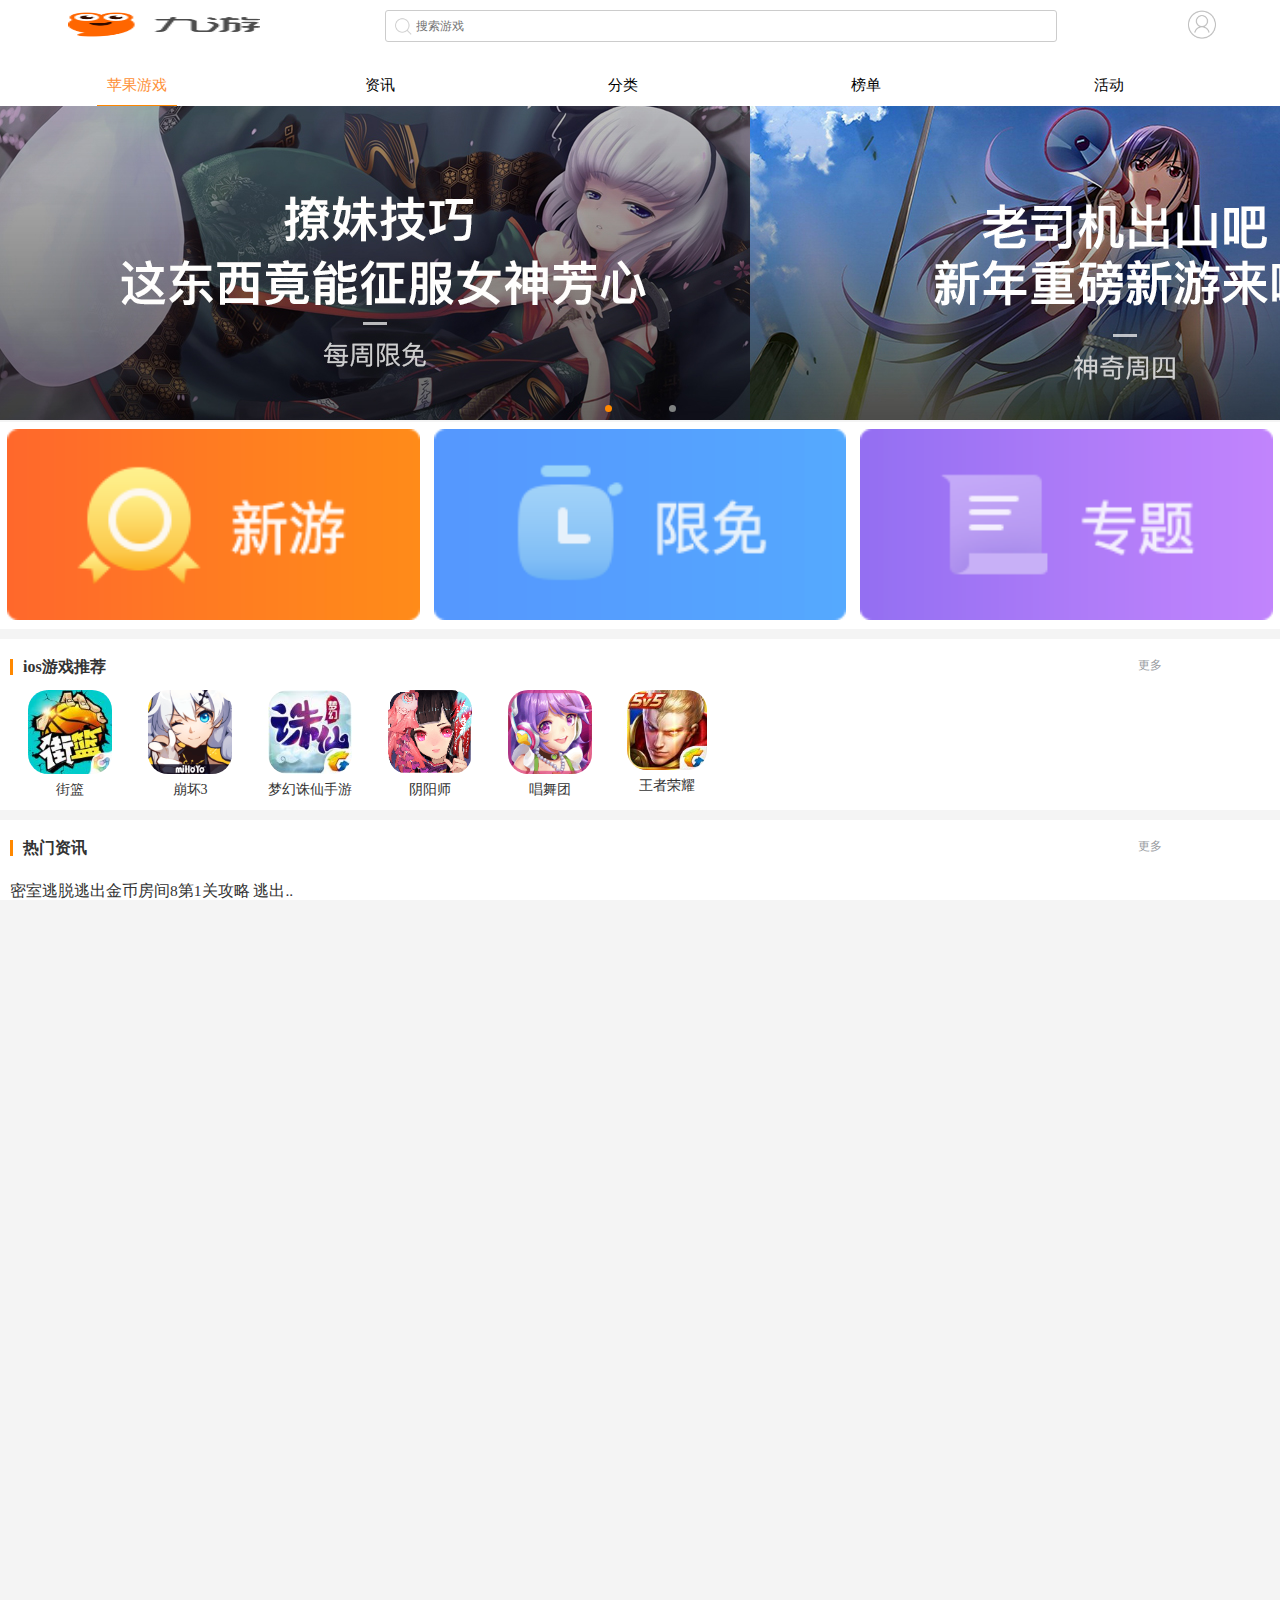
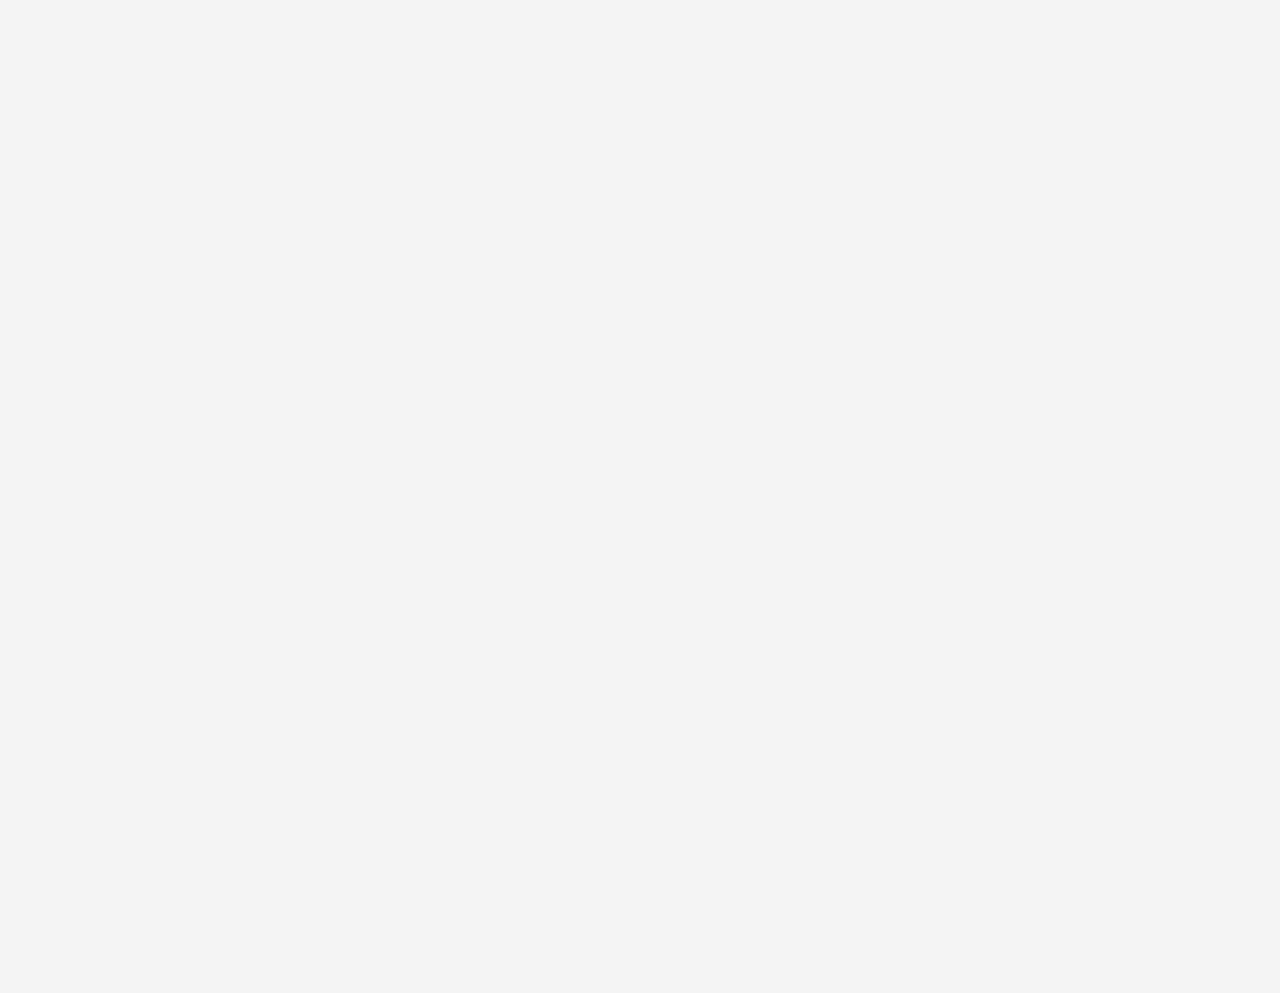
<file: index.html>
<!DOCTYPE html>
<html>
	<head>
		<meta charset="UTF-8">
		<title></title>
		<link rel="stylesheet" href="css/yi.css" />
		<script type="text/javascript" src="js/jquery-2.1.4.min.js" ></script>
		<script type="text/javascript" src="js/zepto.min.js" ></script>
		<script type="text/javascript" src="js/swiper.min.js" ></script>
		<meta name="viewport" content="width=device-width,initial-scale=1,minimum-scale=1,maximum-scale=1,user-scalable=no" />
	</head>
	<style>

			.swiper-container{
				width: 100%;
				height: 120px;
			}
			.swiper-wrapper{
				width: 200%;
				height: 180px;
			}
			.swiper-slide{
				width: 100%;
				height: 100%;
				display: flex;
				/*flex-direction: column;*/
			}
			.two{
				width: 250%;
				height: 180px;
			}
		</style>
	<body>
		<header>
			<img src='img/ios_logo.png'>
			<input type='text' class="input" placeholder="搜索游戏">
			<p></p>
		</header>
		<nav>
			<ul>
				<li class="on"><a href="home.html">苹果游戏</a></li>
				<li><a href="zixun.html">资讯</a></li>
				<li><a href="sort.html">分类</a></li>
				<li><a href="List.html">榜单</a></li>
				<li><a href="event.html">活动</a></li>
			</ul>
		</nav>
		<div class="view">
		<div class="slide" id='slide'>
			<ul class="slideinner" id='slideinner'>
				<li><img src="img/16187232.jpg" ></li>
      			<li><img src="img/15903017.jpg" ></li>
      			<li><img src="img/16187232.jpg" ></li>
			</ul>
      	<p class="dd">
      		<span class="active"></span>
      		<span></span>
      	</p>
   	 	</div>
   	 	<div class="classify">
   	 		<ul>
   	 			<li><img src='img/xinzeng.png'></li>
   	 			<li><img src='img/xianmian.png'></li>
   	 			<li><img src='img/zhuanti.png'></li>
   	 		</ul>
   	 	</div>
   	 	<div class="tuijian">
   	 		<div class="title">
   	 		<span>ios游戏推荐</span>
   	 		<span>更多</span>
   	 		</div>
   	 		<div class="swiper-container">
   	 			<div class="swiper-wrapper">
   	 				<div class="swiper-slide">
   	 				<div><img src='img/14708935_.jpg'><p>街篮</p></div>
   	 				<div><img src='img/14394280_.jpg'><p>崩坏3</p></div>
   	 				<div><img src='img/13807566_.jpg'><p>梦幻诛仙手游</p></div>
   	 				<div><img src='img/13794964_.png'><p>阴阳师</p></div>
   	 				<div><img src='img/14375566_.jpg'><p>唱舞团</p></div>
   	 				<div><img src='img/13249281_.jpg'><p>王者荣耀</p></div></div>
   	 			</div>
   	 		</div>
   	 	</div>
   	 	<div class="hot">
   	 		<div class="title">
   	 		<span>热门资讯</span>
   	 		<span>更多</span>
   	 		</div>
   	 		<div class="list">
   	 			<ul>
   	 				<li>密室逃脱逃出金币房间8第1关攻略  逃出..</li>
   	 				<li>问道手游毒伤技能效果怎么强化  更强的...</li>
   	 				<li>问道手游宠物掠阵功能  如何在能够使用掠...</li>
   	 				<li>问道手游法宝灵气补充心得  灵气补充技...</li>
   	 				<li>问道手游闪烁字体使用心得 卞梁天边闪...</li>
   	 			</ul>
   	 		</div>
   	 	</div>
   	 	<div class="subject">
   	 		<img class="hea" src='img/14578622.jpg'>
   	 		<ul>
   	 			<li><img src='img/14084794.png'></li>
   	 			<li><img src='img/14084795.png'></li>
   	 		</ul>
   	 	</div>
   	 	<div class="box1">
   	 			<div class="title">
   	 		<span>最新ios网游</span>
   	 		</div>
   	 		<div class="swiper-container">
   	 			<div class="swiper-wrapper two">
   	 				<div class="swiper-slide">
   	 				<div><img src='img/17180392_.jpg'><p>逃脱使命</p></div>
   	 				<div><img src='img/17180208_.jpg'><p>还珠格格</p></div>
   	 				<div><img src='img/17179999_.jpg'><p>像素扣篮</p></div>
   	 				<div><img src='img/17160012_.png'><p>魂斗罗：归来</p></div>
   	 				<div><img src='img/17086499_.jpg'><p>SUP 多人赛车</p></div>
   	 				<div><img src='img/16253843_.jpg'><p>奇度不懈的追求</p></div>
   	 				<div><img src='img/17123805_.jpg'><p>史前埃及</p></div>
   	 				<div><img src='img/17033235_.jpg'><p>上墙</p></div>
   	 				</div>
   	 			</div>
   	 		</div>
   	 		</div>
   	 		<div class="box1">
   	 				<div class="title">
   	 		<span>最新ios单机</span>
   	 		</div>
   	 			<div class="swiper-container">
   	 			<div class="swiper-wrapper two">
   	 				<div class="swiper-slide">
   	 				<div><img src='img/17180917_.jpg'><p>Ever Rolling</p></div>
   	 				<div><img src='img/17180697_.jpg'><p>MinesweepeOL</p></div>
   	 				<div><img src='img/17180637_.jpg'><p>Haunted House...</p></div>
   	 				<div><img src='img/17180576_.jpg'><p>Heavy Weapon</p></div>
   	 				<div><img src='img/17180554_.jpg'><p>跑酷传奇</p></div>
   	 				<div><img src='img/17180538_.jpg'><p>超级汉堡时代</p></div>
   	 				<div><img src='img/17180514_.jpg'><p>开心超人超时空飞车</p></div>
   	 				<div><img src='img/17180492_.jpg'><p>火线指令</p></div>
   	 				</div>
   	 			</div>
   	 		</div>
   	 		</div>
   	 		<div class="link">
   	 			<h4>友情链接</h4>
   	 			<div class="cont">
   	 			<p>九游论坛|6399游戏网|好玩的手游|</p>
   	 			<p>175114游戏|手机游戏下载|找游戏手游网|</p>
   	 			<p>好玩的手机游戏|手机网游下载|花火网|</p>
   	 			<p>西西下载|侠游戏网|安玩游戏下载 </p>
   	 			</div>
   	 			<p class="angle"></p>
   	 		</div>
   	 		
</div>
<footer>
	<p>下载客户端（<span>领福利看攻略</span>）|九游安卓频道</p>
	<p>粤ICP备09210879号-20 粤网文[2013]0245-095号</p>
	
</footer>
	</body>
	<script>
	;(function($){
					var index=0;
					var lunn=$('#slide');
					var len=$('#slideinner>li').length;
					var ull=$('#slideinner');
					var spp=$('.dd>span');
				    var timer=setInterval(function(){
				    	lunz();
				    },2000)
				    lunn.swipeLeft(function(){
				    	clearInterval(timer);
				    	lunz();
				    	setTimeout(function(){
				    		clearInterval(timer)
				    		timer=setInterval(function(){
				    			lunz();
				    			lun(index);
				    		},2000)
				    	},3000)
				    }).swipeRight(function(){
				    	clearInterval(timer);
				    	if(index<=0){
				    		index=l=en-1;
				    		var mar=index*-100+'%';
				    		ull.css({'margin-left':mar});
				    	}
				    	index--;
				    	lun(index);
				    	setTimeout(function(){
				    		clearInterval(timer)
				    		timer=setInterval(function(){
				    			lunz();
				    			lun(index);
				    		},2000)
				    	},3000)
				    })
				    function lunz(){
				    	if(index>=len-1){
				    		index=0;
				    		var mar=index*-100+'%';
				    		ull.css({'margin-left':mar});
				    	}
				    	index++;
				    	lun(index)
				    }
				    function lun(index){
				    	var mar=index*-100+'%';
				    	ull.animate({'marginLeft':mar},500);
				    	spp.eq(index).addClass('on').siblings().removeClass('on');
				    	if(index==len-1){
				    		spp.eq(0).addClass('on').siblings().removeClass('on')
				    		}
				    }
				})(Zepto)
var myswiper = new Swiper('.swiper-container',{
				slidesPerView:0,
				spaceBetween:0,
			})

		</script>
</html>
</file>
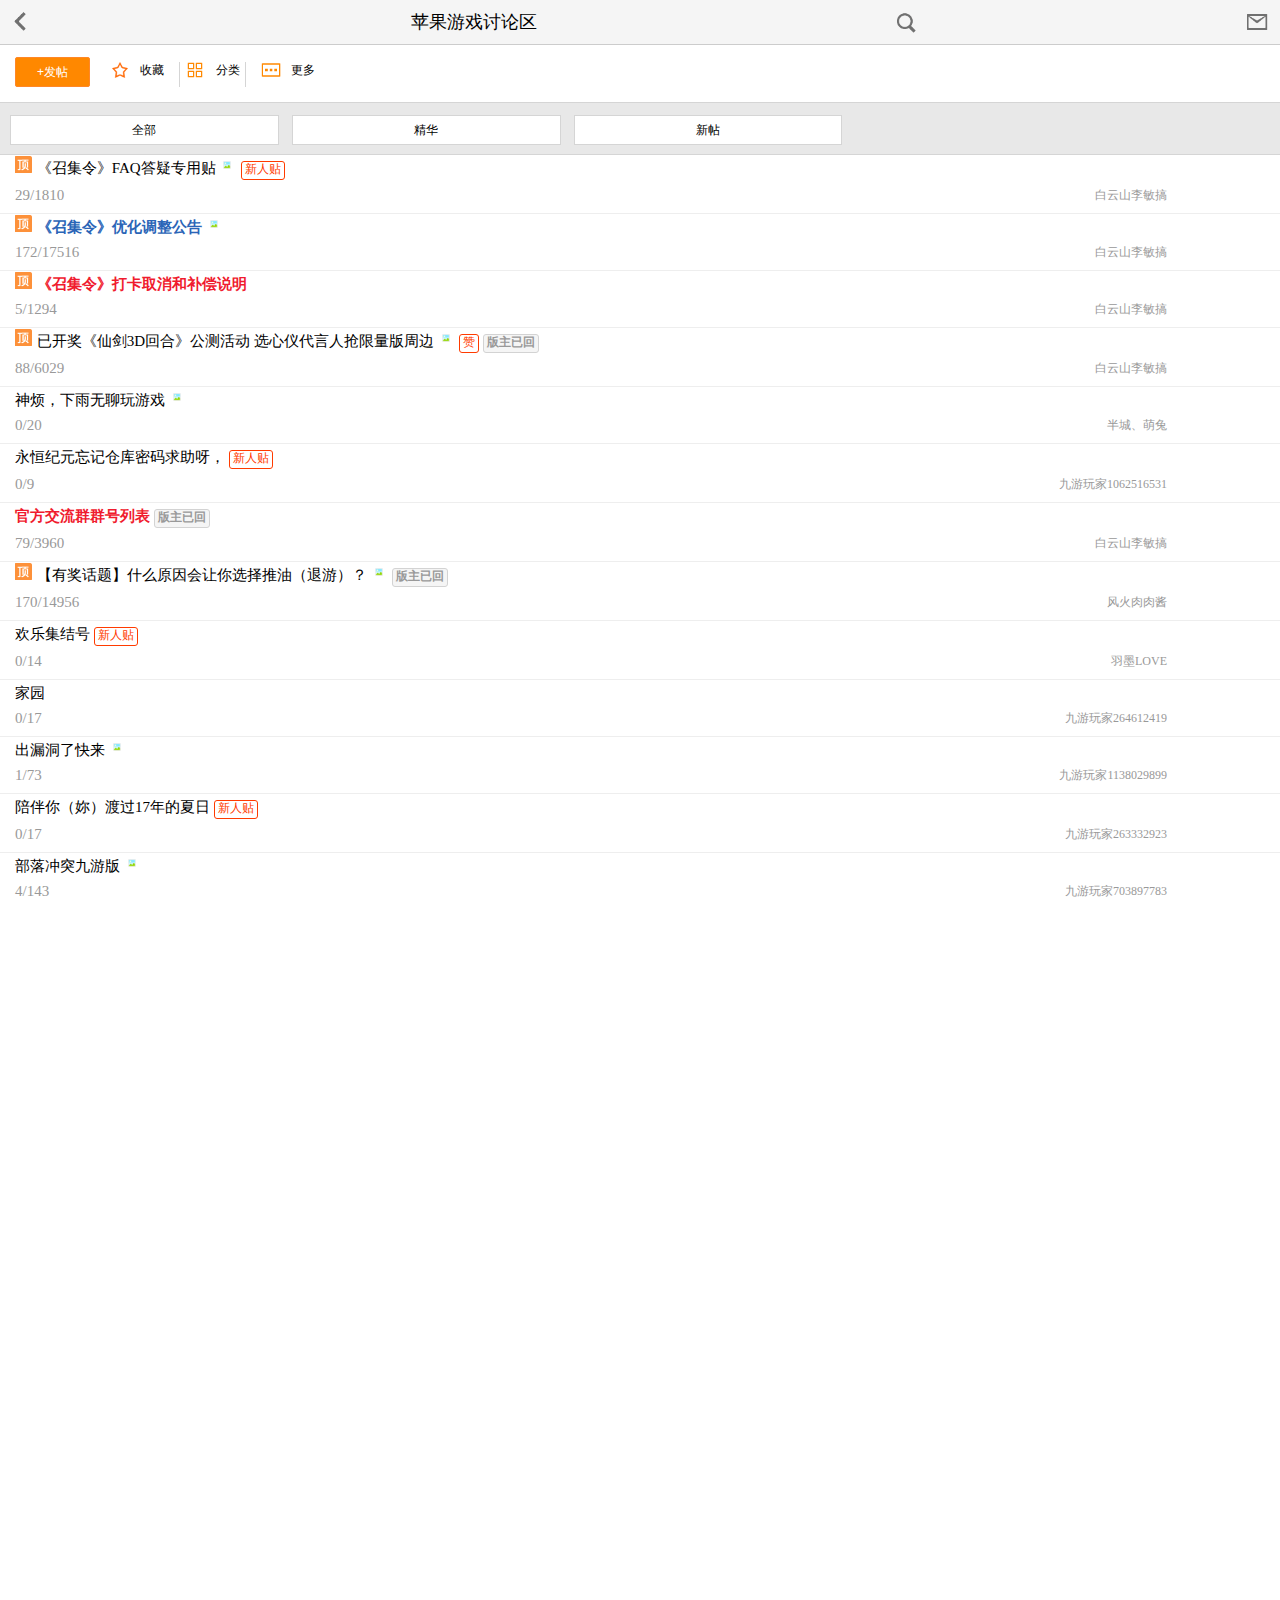
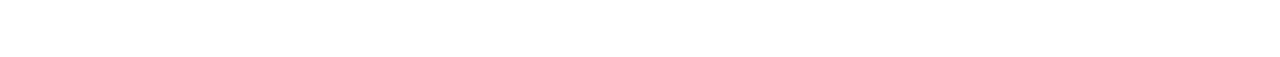
<file: event.html>
<!DOCTYPE html>
<html>
	<head>
		<meta charset="UTF-8">
		<title></title>
		<script type="text/javascript" src="js/jquery-2.1.4.min.js" ></script>
		<script type="text/javascript" src="js/zepto.min.js" ></script>
		<script type="text/javascript" src="js/swiper.min.js" ></script>
		<meta name="viewport" content="width=device-width,initial-scale=1,minimum-scale=1,maximum-scale=1,user-scalable=no" />
		<link rel="stylesheet" href="css/event.css" />
	</head>
	<body>
		<header>
			<a href="index.html"></a>
			<p>苹果游戏讨论区</p>
			<a href=""></a>
			<a href=""></a>
		</header>
		<div class="operate">
			<button>+发帖</button>
			<ul>
				<li>收藏</li>
				<li>分类</li>
				<li>更多</li>
			</ul>
		</div>
		<div class="xuan">
			<button>全部</button>
			<button>精华</button>
			<button>新帖</button>
		</div>
		<div class="invitation">
			<ul>
				<li>
					<a href="">
					<div class="title">
						<p><i class="d"></i>
						《召集令》FAQ答疑专用贴
						<i class="pic"></i>
						<span>新人贴</span></p>
					</div>
					<p class="day"><span>29/1810</span><span>白云山李敏搞</span></p>
					</a>
				</li>
				<li>
					<a href="">
					<div class="title">
						<p class="tpc1"><i class="d"></i>
						《召集令》优化调整公告
						<i class="pic"></i></p>
					</div>
					<p class="day"><span>172/17516</span><span>白云山李敏搞</span></p>
					</a>
				</li>
				<li>
					<a href="">
					<div class="title">
						<p class="tpc2"><i class="d"></i>
						《召集令》打卡取消和补偿说明</p>
					</div>
					<p class="day"><span>5/1294</span><span>白云山李敏搞</span></p>
					</a>
				</li>
				<li>
					<a href="">
					<div class="title">
						<p><i class="d"></i>
						已开奖《仙剑3D回合》公测活动 选心仪代言人抢限量版周边
							<i class="pic"></i>
						<span>赞</span>
						<span class="host">版主已回</span></p>
						
					</div>
					<p class="day"><span>88/6029</span><span>白云山李敏搞</span></p>
					</a>
				</li>
				<li>
					<a href="">
					<div class="title">
						<p>
						神烦，下雨无聊玩游戏
							<i class="pic"></i>
						</p>
						
					</div>
					<p class="day"><span>0/20</span><span>半城、萌兔</span></p>
					</a>
				</li>
				<li>
					<a href="">
					<div class="title">
						<p>
						永恒纪元忘记仓库密码求助呀，
							<span>新人贴</span>
						</p>
						
					</div>
					<p class="day"><span>0/9</span><span>九游玩家1062516531</span></p>
					</a>
				</li>
				<li>
					<a href="">
					<div class="title">
						<p class="tpc2">
						官方交流群群号列表
							<span class="host">版主已回</span>
						</p>
						
					</div>
					<p class="day"><span>79/3960</span><span>白云山李敏搞</span></p>
					</a>
				</li>
					<li>
					<a href="">
					<div class="title">
						<p>
							<i class="d"></i>
						【有奖话题】什么原因会让你选择推油（退游）？
						<i class="pic"></i>
							<span class="host">版主已回</span>
						</p>
						
					</div>
					<p class="day"><span>170/14956</span><span>风火肉肉酱</span></p>
					</a>
				</li>
					<li>
					<a href="">
					<div class="title">
						<p>
						欢乐集结号
							<span>新人贴</span>
						</p>
						
					</div>
					<p class="day"><span>0/14</span><span>羽墨LOVE</span></p>
					</a>
				</li>
				<li>
					<a href="">
					<div class="title">
						<p>
						家园
						</p>
						
					</div>
					<p class="day"><span>0/17</span><span>九游玩家264612419</span></p>
					</a>
				</li>
					<li>
					<a href="">
					<div class="title">
						<p>
						出漏洞了快来
						<i class="pic"></i>
						</p>
						
					</div>
					<p class="day"><span>1/73</span><span>九游玩家1138029899</span></p>
					</a>
				</li>
					<li>
					<a href="">
					<div class="title">
						<p>
						陪伴你（妳）渡过17年的夏日
						<span>新人贴</span>
						</p>
						
					</div>
					<p class="day"><span>0/17</span><span>九游玩家263332923</span></p>
					</a>
				</li>
					<li>
					<a href="">
					<div class="title">
						<p>
						部落冲突九游版
						<i class="pic"></i>
						</p>
						
					</div>
					<p class="day"><span>4/143</span><span>九游玩家703897783</span></p>
					</a>
				</li>
				<li>
					<a href="">
					<div class="title">
						<p>
						GM来帮忙下
						<span>新人贴</span>
						</p>
						
					</div>
					<p class="day"><span>1/16</span><span>九游玩家955451814</span></p>
					</a>
				</li>
				<li>
					<a href="">
					<div class="title">
						<p>
						装备
						<span>新人贴</span>
						</p>
						
					</div>
					<p class="day"><span>0/28</span><span>九游玩家955240628</span></p>
					</a>
				</li>
				<li>
					<a href="">
					<div class="title">
						<p class="tpc3">
						百万现金寻合作！玩家or团队
						<i class="pic"></i>
						<span class="host">版主已回</span>
						</p>
						
					</div>
					<p class="day"><span>9/662</span><span>半个人丿</span></p>
					</a>
				</li>
				<li>
					<a href="">
					<div class="title">
						<p class="tpc2">
						已发奖《召集令》优化建议有奖征集活动
						<span class="host">版主已回</span>
						</p>
						
					</div>
					<p class="day"><span>219/4183</span><span>白云山李敏搞</span></p>
					</a>
				</li>
				<li>
					<a href="">
					<div class="title">
						<p>
						To undertake ios mobile gemes refund
						<i class="pic"></i>
						</p>
						
					</div>
					<p class="day"><span>6/29</span><span>大红帽大战小蘑菇</span></p>
					</a>
				</li>
				<li>
					<a href="">
					<div class="title">
						<p>
						服啊，外挂都有了，不玩了
						<i class="pic"></i>
						<span>新人贴</span>
						</p>
						
					</div>
					<p class="day"><span>1/143</span><span>九游玩家1761225287</span></p>
					</a>
				</li>
			</ul>
		</div>
		<div class="roll">
			<ul class="rollin">
				<li><a href=""><i class="horn"></i> <span>有什么好游戏推荐？这里有！！</span></a></li>
				<li><a href=""><i class="horn"></i> <span>手游高手尽在九游！欢迎加入【九游高手榜】</span></a></li>
				<li><a href=""><i class="horn"></i> <span>【活动】征集游戏内容奖励大量充值卡</span></a></li>
				<li><a href=""><i class="horn"></i> <span>分享内容有奖励：原创写手火热招募中</span></a></li>
				<li><a href=""><i class="horn"></i> <span>游戏福利游戏勋章：论坛版主火热招募中！</span></a></li>
				<li><a href=""><i class="horn"></i> <span>对面的女孩看过来！女生认证送永久勋章</span></a></li>
			</ul>
		</div>
		<div class="feny">
			<a href="" class="prev"></a>
			<ul>
				<li><a href="" class="on"></a></li>
				<li><input type="text" class="page" placeholder="1/111"/></li>
				<li><a href="" class="on off"></a></li>
			</ul>
			<a href="" class="next"></a>
			<div class="fabu">
				<i class="pen"></i>
				<p>写攻略，提问题，与众多玩家一起交流吧！</p>
			</div>
		</div>
		<div class="tiao"></div>
		<div class="down">
			<div class="txt">
				<img src='img/16549727.png'>
				<p>下载九游app<span>(领礼包看攻略)</span></p>
			</div>
			<button></button>
		</div>
		<div class="tiao"></div>
		<div class="flan">
		<ul>
			<li>九游</li>
			<li>论坛</li>
			<li>礼包</li>
			<li>公会</li>
			<li>我的</li>
		</ul>
		</div>
		<footer>
			<p>登录可参与活动，领取礼包~ <a href="">登录</a>|<a href="">注册</a></p>
			<p>手机版|九游APP|玩家客服</p>
			<p>粤ICP备09210879号-5</p>
		</footer>
	</body>
	<script>
		(function($){
					var index=1;
					var lunn=$('.roll');
					var len=$('.rollin li').length;
					var ull=$('.rollin');
				    var timer=setInterval(function(){
				    	lunz();
				    },2000)
				     function lunz(){
				    	if(index>=len-1){
				    		index=0;
				    		var mar="-"+40*index+'px';
				    		ull.css('margin-top',mar);
				    	}
				    	index++;
				    	lun(index)
				    }
				   
				    function lun(index){
				    	var mar="-"+40*index+'px';
				    	ull.animate({'margin-top':mar},500);
				    }
				})(Zepto)
	</script>
</html>
</file>
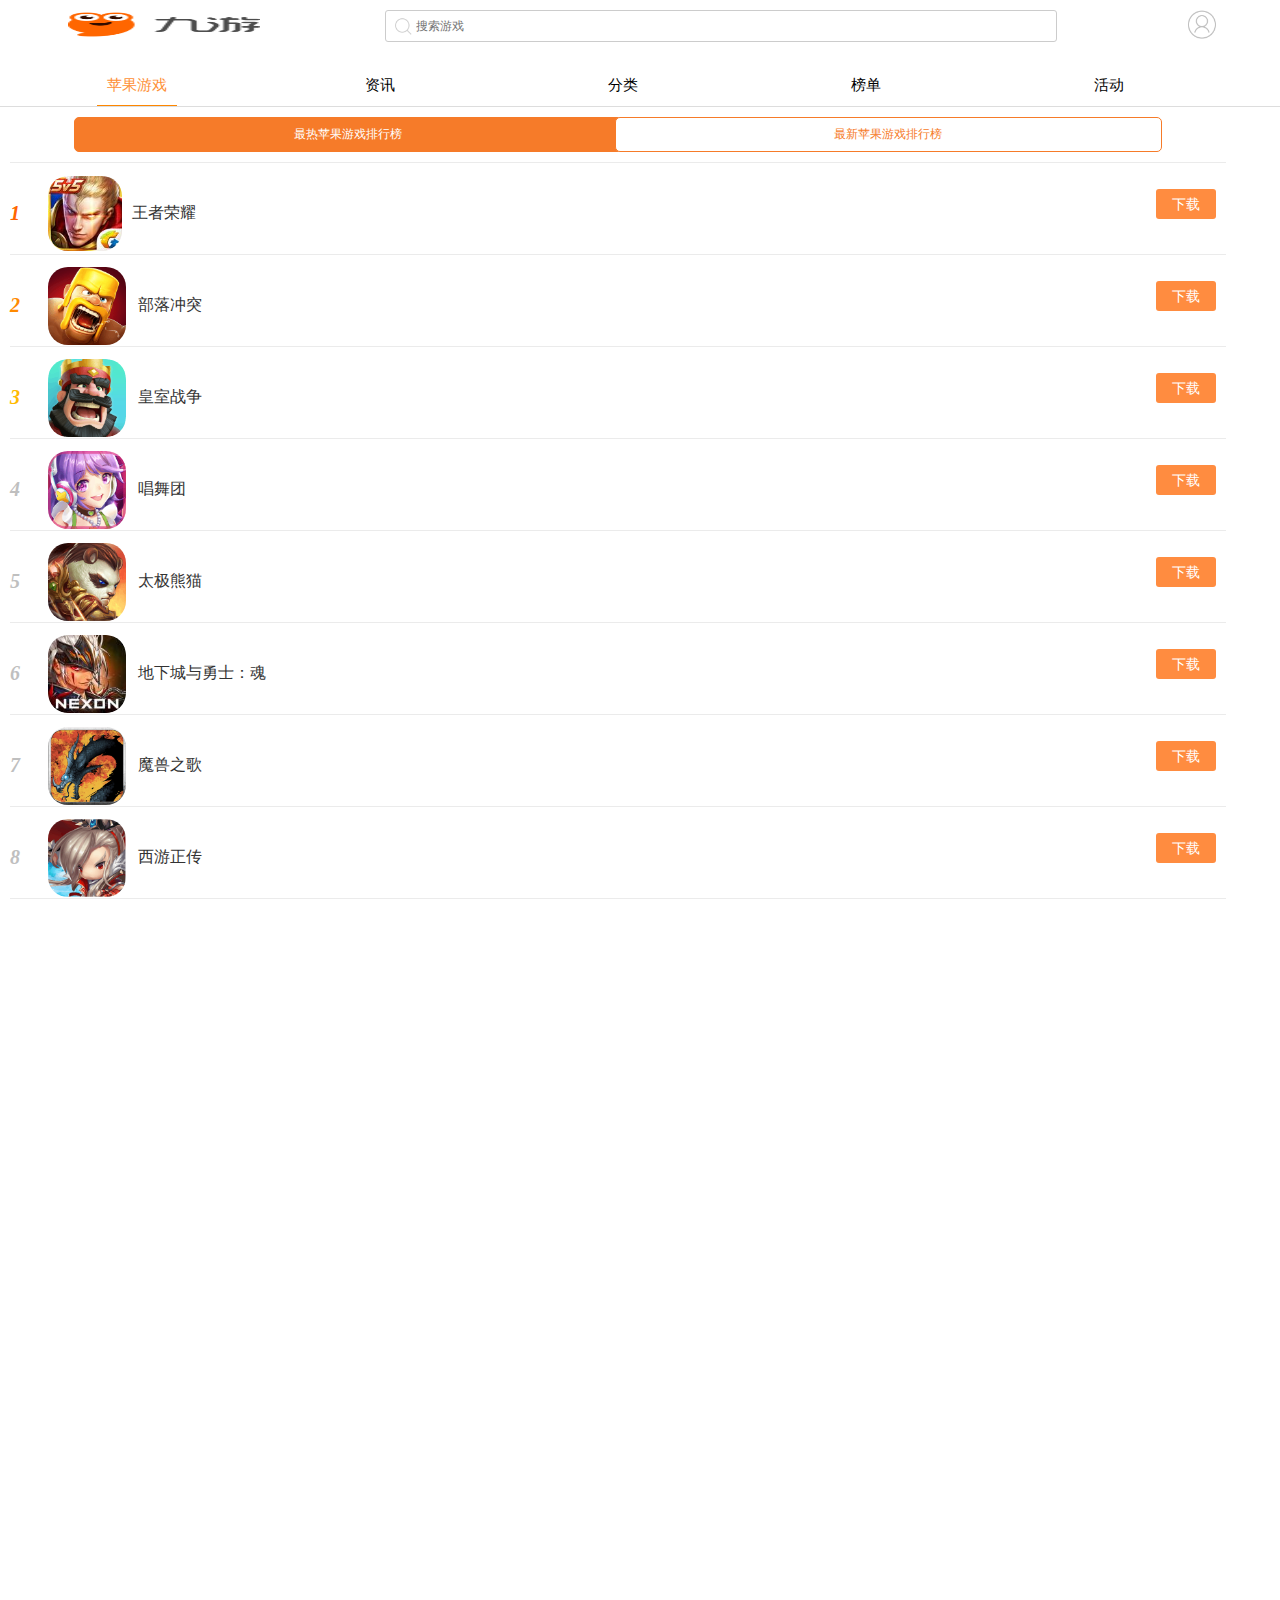
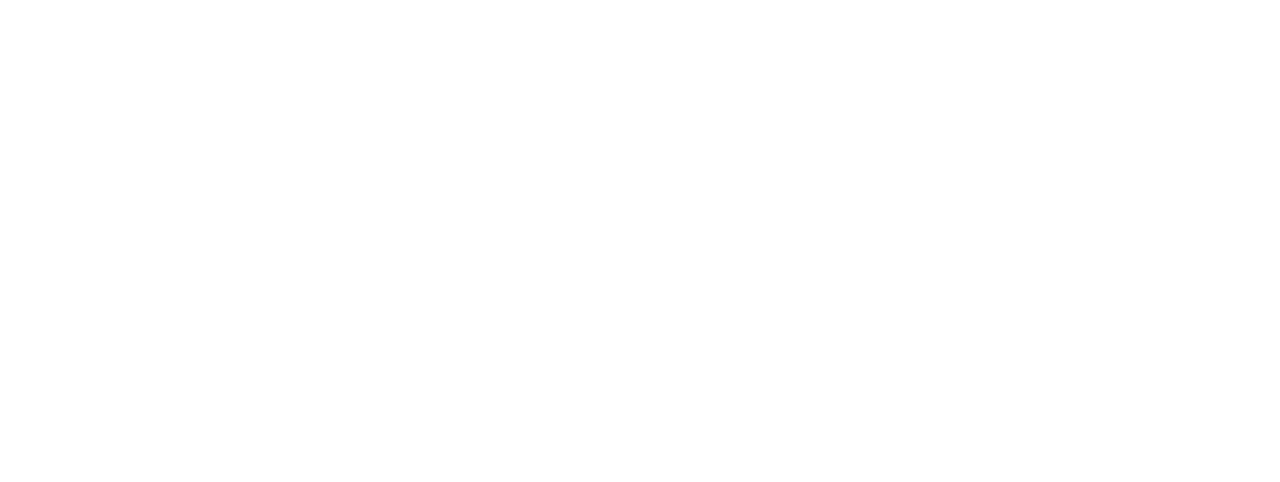
<file: List.html>
<!DOCTYPE html>
<html>
	<head>
		<meta charset="UTF-8">
		<title></title>
		<script type="text/javascript" src="js/jquery-2.1.4.min.js" ></script>
		<script type="text/javascript" src="js/zepto.min.js" ></script>
		<script type="text/javascript" src="js/swiper.min.js" ></script>
		<meta name="viewport" content="width=device-width,initial-scale=1,minimum-scale=1,maximum-scale=1,user-scalable=no" />
		<link rel="stylesheet" href="css/List.css" />
	</head>
	<body>
		<header>
			<img src='img/ios_logo.png'>
			<input type='text' class="input" placeholder="搜索游戏">
			<p></p>
		</header>
		<nav>
			<ul>
				<li class="on"><a href="index.html">苹果游戏</a></li>
				<li><a href="zixun.html">资讯</a></li>
				<li><a href="sort.html">分类</a></li>
				<li><a href="List.html">榜单</a></li>
				<li><a href="event.html">活动</a></li>
			</ul>
		</nav>
		<div class="view">
		<div class="nav">
			<button>最热苹果游戏排行榜</button>
			<button>最新苹果游戏排行榜</button>
		</div>
		<div class="listview">
			<ul>
				<li>
					<span id="one">1</span>
					<img src='img/13249281_.jpg'>
					<p>王者荣耀</p>
					<button>下载</button>
				</li>
				<li>
					<span id="two">2</span>
					<img src='img/11021106_.png'>
					<p>部落冲突</p>
					<button>下载</button>
				</li>
				<li>
					<span id="three">3</span>
					<img src='img/12166143_.png'>
					<p>皇室战争</p>
					<button>下载</button>
				</li>
				<li>
					<span>4</span>
					<img src='img/14375566_.jpg'>
					<p>唱舞团</p>
					<button>下载</button>
				</li>
				<li>
					<span>5</span>
					<img src='img/15250199_.png'>
					<p>太极熊猫</p>
					<button>下载</button>
				</li>
				<li>
					<span>6</span>
					<img src='img/15648619_.jpg'>
					<p>地下城与勇士：魂</p>
					<button>下载</button>
				</li>
				<li>
					<span>7</span>
					<img src='img/15292910_.png'>
					<p>魔兽之歌</p>
					<button>下载</button>
				</li>
					<li>
					<span>8</span>
					<img src='img/17022184_.png'>
					<p>西游正传</p>
					<button>下载</button>
				</li>
				<li>
					<span>9</span>
					<img src='img/13316310_.jpg'>
					<p>球球大作战</p>
					<button>下载</button>
				</li>
				<li>
					<span>10</span>
					<img src='img/12334891_.jpg'>
					<p>我的世界手机版</p>
					<button>下载</button>
				</li>
				<li>
					<span>11</span>
					<img src='img/11777126_.jpg'>
					<p>穿越火线：枪战王者</p>
					<button>下载</button>
				</li>
				<li>
					<span>12</span>
					<img src='img/12932543_.jpg'>
					<p>海岛奇兵</p>
					<button>下载</button>
				</li>
				<li>
					<span>13</span>
					<img src='img/16720163_.jpg'>
					<p>热血江湖</p>
					<button>下载</button>
				</li>
				<li>
					<span>14</span>
					<img src='img/16896927_.png'>
					<p>碧蓝航线</p>
					<button>下载</button>
				</li>
				<li>
					<span>15</span>
					<img src='img/12897937_.jpg'>
					<p>泰拉瑞亚</p>
					<button>下载</button>
				</li>
				<li>
					<span>16</span>
					<img src='img/16719581_.jpg'>
					<p>决斗之城（游戏王）</p>
					<button>下载</button>
				</li>
				<li>
					<span>17</span>
					<img src='img/13658945_.jpg'>
					<p>问道</p>
					<button>下载</button>
				</li>
				<li>
					<span>18</span>
					<img src='img/14046447_.jpg'>
					<p>生死阻击</p>
					<button>下载</button>
				</li>
				<li>
					<span>19</span>
					<img src='img/14394280_.jpg'>
					<p>崩坏3</p>
					<button>下载</button>
				</li>
				<li>
					<span>20</span>
					<img src='img/13807566_.jpg'>
					<p>诛仙</p>
					<button>下载</button>
				</li>
			</ul>
		</div>
		</div>
		<footer>
			<p>粤ICP备09210879号-20 粤网文[2013]0245-095号</p>
		</footer>
	</body>
</html>
</file>
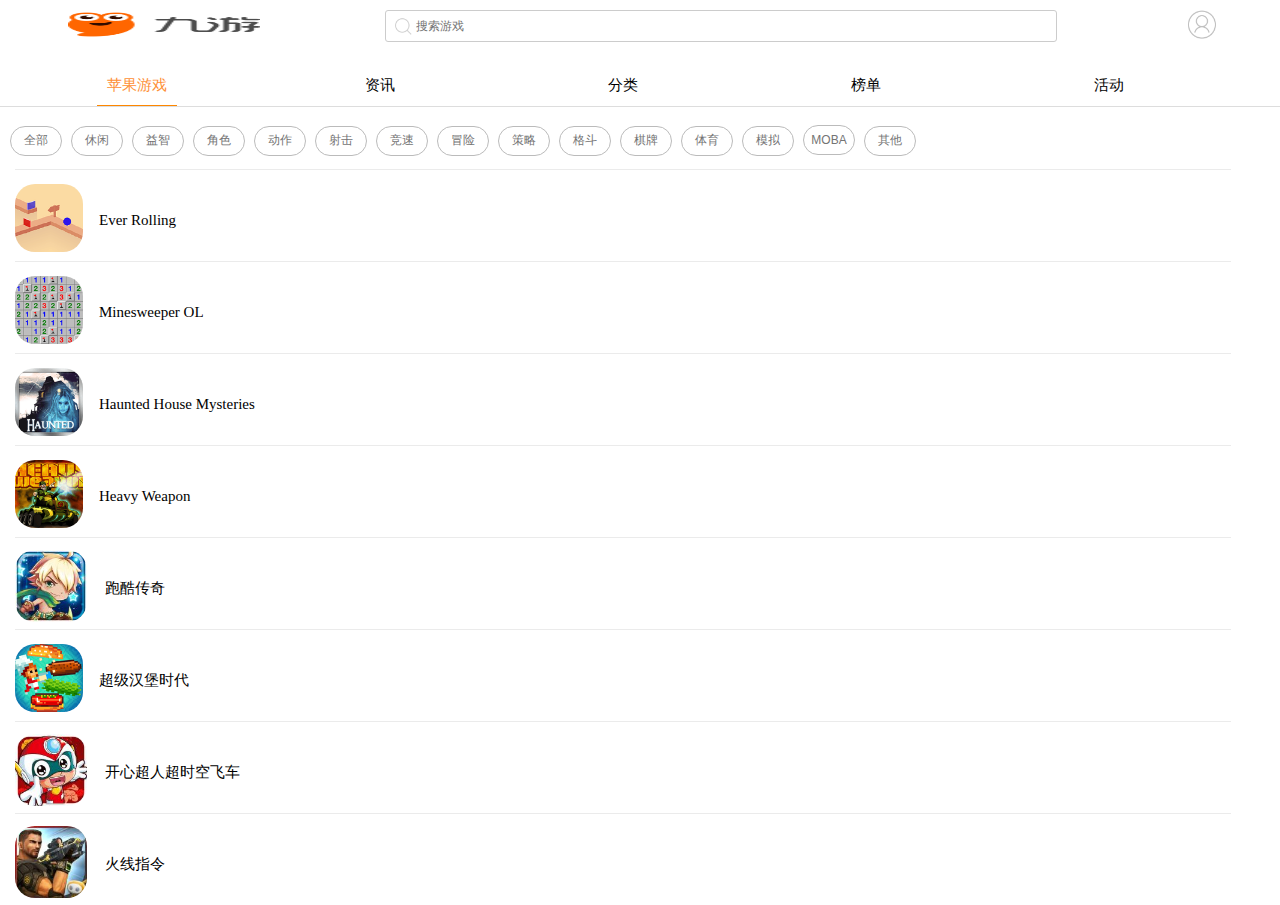
<file: sort.html>
<!DOCTYPE html>
<html>
	<head>
		<meta charset="UTF-8">
		<title></title>
		<script type="text/javascript" src="js/jquery-2.1.4.min.js" ></script>
		<script type="text/javascript" src="js/zepto.min.js" ></script>
		<script type="text/javascript" src="js/swiper.min.js" ></script>
		<meta name="viewport" content="width=device-width,initial-scale=1,minimum-scale=1,maximum-scale=1,user-scalable=no" />
		<link rel="stylesheet" href="css/sort.css" />
	</head>
	<body>
		<header>
			<img src='img/ios_logo.png'>
			<input type='text' class="input" placeholder="搜索游戏">
			<p></p>
		</header>
		<nav>
			<ul>
			<li class="on"><a href="index.html">苹果游戏</a></li>
				<li><a href="zixun.html">资讯</a></li>
				<li><a href="sort.html">分类</a></li>
				<li><a href="List.html">榜单</a></li>
				<li><a href="event.html">活动</a></li>
			</ul>
		</nav>
		<div class="view">
		<div class="btns">
			<button>全部</button>
			<button>休闲</button>
			<button>益智</button>
			<button>角色</button>
			<button>动作</button>
			<button>射击</button>
			<button>竞速</button>
			<button>冒险</button>
			<button>策略</button>
			<button>格斗</button>
			<button>棋牌</button>
			<button>体育</button>
			<button>模拟</button>
			<button>MOBA</button>
			<button>其他</button>
		</div>
		<div class="content">
			<ul>
				<li>
					<div class="a"></div>
					<img src='img/17180917_.jpg'>
					<p>Ever Rolling</p>
				</li>
				<li>
					<img src='img/17180697_.jpg'>
					<p>Minesweeper OL</p>
				</li>
				<li>
					<img src='img/17180637_.jpg'>
					<p>Haunted House Mysteries</p>
				</li>
				<li>
					<img src='img/17180576_.jpg'>
					<p>Heavy Weapon</p>
				</li>
				<li>
					<img src='img/17180554_.jpg'>
					<p>跑酷传奇</p>
				</li>
				<li>
					<img src='img/17180538_.jpg'>
					<p>超级汉堡时代</p>
				</li>
				<li>
					<img src='img/17180514_.jpg'>
					<p>开心超人超时空飞车</p>
				</li>
				<li>
					<img src='img/17180492_.jpg'>
					<p>火线指令</p>
				</li>
				
				</ul>
		</div>
		</div>
	</body>
</html>
</file>
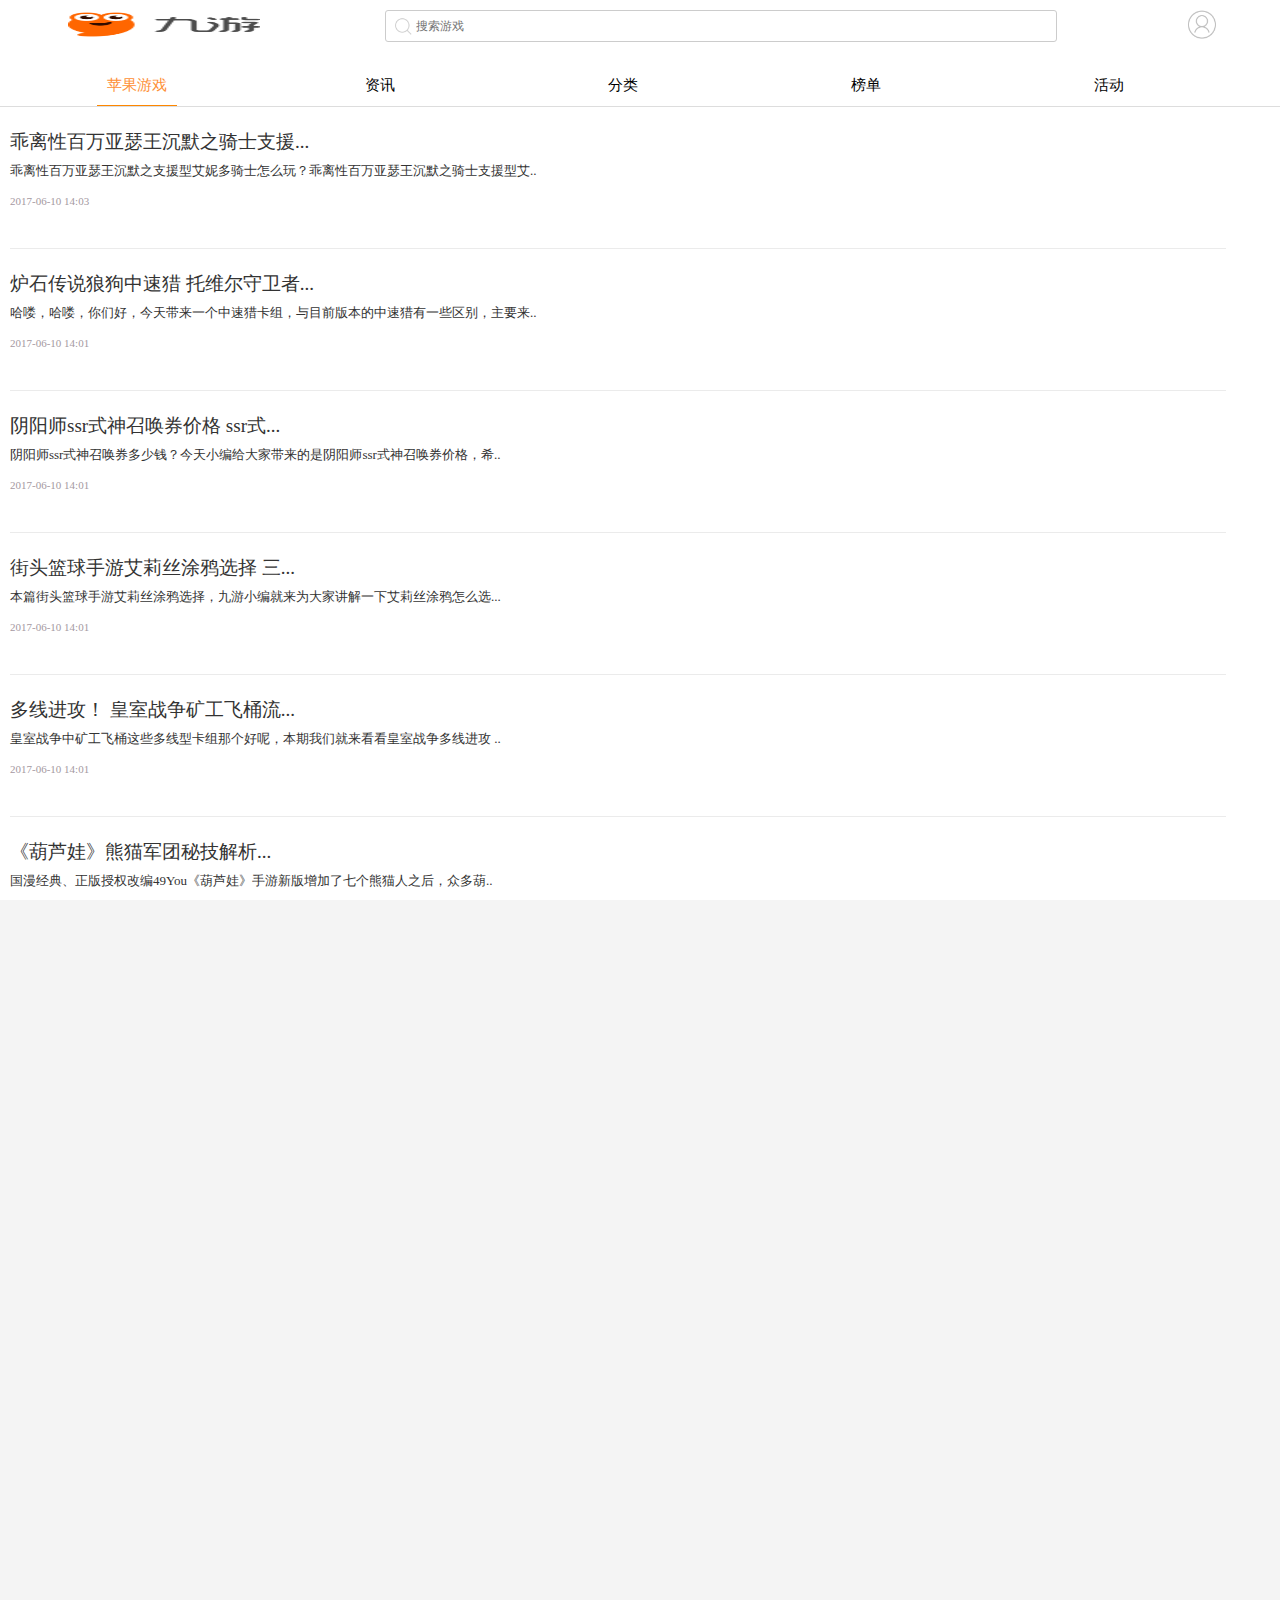
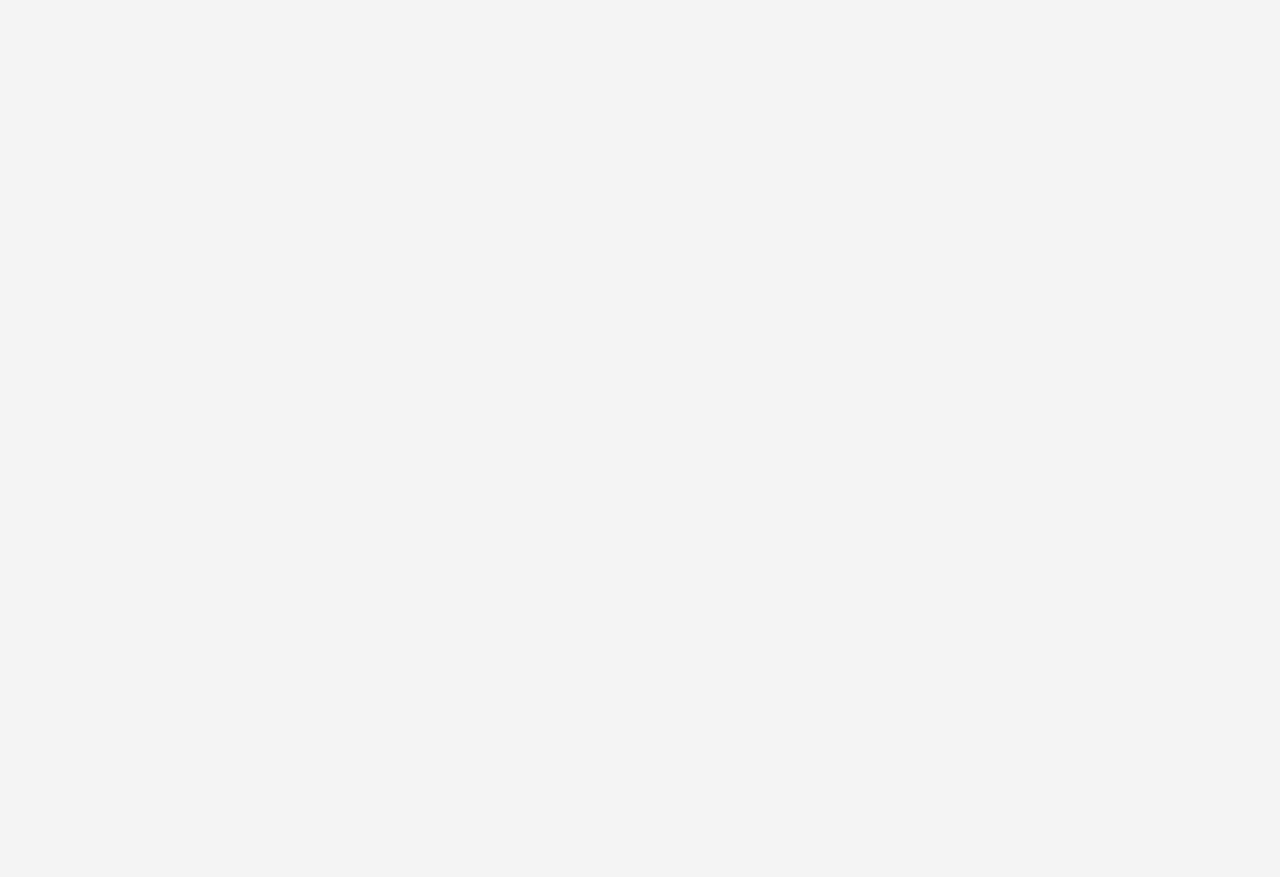
<file: zixun.html>
<!DOCTYPE html>
<html>
	<head>
		<meta charset="UTF-8">
		<title></title>
		<script type="text/javascript" src="js/jquery-2.1.4.min.js" ></script>
		<script type="text/javascript" src="js/zepto.min.js" ></script>
		<script type="text/javascript" src="js/swiper.min.js" ></script>
		<meta name="viewport" content="width=device-width,initial-scale=1,minimum-scale=1,maximum-scale=1,user-scalable=no" />
		<link rel="stylesheet" href="css/zixun.css" />
	</head>
	<body>
		<header>
			<img src='img/ios_logo.png'>
			<input type='text' class="input" placeholder="搜索游戏">
			<p></p>
		</header>
		<nav>
			<ul>
				<li class="on"><a href="index.html">苹果游戏</a></li>
				<li><a href="zixun.html">资讯</a></li>
				<li><a href="sort.html">分类</a></li>
				<li><a href="List.html">榜单</a></li>
				<li><a href="event.html">活动</a></li>
		</nav>
		<div class="view">
			<ul>
				<li>
					<h2>乖离性百万亚瑟王沉默之骑士支援...</h2>
					<p>乖离性百万亚瑟王沉默之支援型艾妮多骑士怎么玩？乖离性百万亚瑟王沉默之骑士支援型艾..</p>
					<p>2017-06-10 14:03</p>
				</li>
				<li>
					<h2>炉石传说狼狗中速猎 托维尔守卫者...</h2>
					<p>哈喽，哈喽，你们好，今天带来一个中速猎卡组，与目前版本的中速猎有一些区别，主要来..</p>
					<p>2017-06-10 14:01</p>
				</li>
				<li>
					<h2>阴阳师ssr式神召唤券价格 ssr式...</h2>
					<p>﻿阴阳师ssr式神召唤券多少钱？今天小编给大家带来的是阴阳师ssr式神召唤券价格，希..</p>
					<p>2017-06-10 14:01</p>
				</li>
				<li>
					<h2>街头篮球手游艾莉丝涂鸦选择 三...</h2>
					<p>﻿本篇街头篮球手游艾莉丝涂鸦选择，九游小编就来为大家讲解一下艾莉丝涂鸦怎么选...</p>
					<p>2017-06-10 14:01</p>
				</li>
				<li>
					<h2>多线进攻！ 皇室战争矿工飞桶流...</h2>
					<p>﻿皇室战争中矿工飞桶这些多线型卡组那个好呢，本期我们就来看看皇室战争多线进攻 ..</p>
					<p>2017-06-10 14:01</p>
				</li>
				<li>
					<h2>《葫芦娃》熊猫军团秘技解析...</h2>
					<p>﻿国漫经典、正版授权改编49You《葫芦娃》手游新版增加了七个熊猫人之后，众多葫..</p>
					<p>2017-06-10 00:54</p>
				</li>
				<li>
					<h2>总有你想要的 皇室战争四紫卡开...</h2>
					<p>新手期，我们固定会抽到四张紫卡其中一张，分别是王子、女巫、骷髅军团和飞..</p>
					<p>2017-06-10 00:54</p>
				</li>
				<li>
					<h2>崩坏3魔王爱酱的封号名单 请爱...</h2>
					<p>爱酱曾多次发布公告说明，休伯利安号严禁使用任何外挂、第三方工具，严禁以其他..</p>
					<p>2017-06-10 00:54</p>
				</li>
				<li>
					<h2>乖离性百万亚瑟王沉默之骑士支援...</h2>
					<p>乖离性百万亚瑟王沉默之支援型艾妮多骑士怎么玩？乖离性百万亚瑟王沉默之骑士支援型艾..</p>
					<p>2017-06-10 14:03</p>
				</li>
				<li>
					<h2>炉石传说狼狗中速猎 托维尔守卫者...</h2>
					<p>哈喽，哈喽，你们好，今天带来一个中速猎卡组，与目前版本的中速猎有一些区别，主要来..</p>
					<p>2017-06-10 14:01</p>
				</li>
				<li>
					<h2>阴阳师ssr式神召唤券价格 ssr式...</h2>
					<p>﻿阴阳师ssr式神召唤券多少钱？今天小编给大家带来的是阴阳师ssr式神召唤券价格，希..</p>
					<p>2017-06-10 14:01</p>
				</li>
				<li>
					<h2>街头篮球手游艾莉丝涂鸦选择 三...</h2>
					<p>﻿本篇街头篮球手游艾莉丝涂鸦选择，九游小编就来为大家讲解一下艾莉丝涂鸦怎么选...</p>
					<p>2017-06-10 14:01</p>
				</li>
				<li>
					<h2>多线进攻！ 皇室战争矿工飞桶流...</h2>
					<p>﻿皇室战争中矿工飞桶这些多线型卡组那个好呢，本期我们就来看看皇室战争多线进攻 ..</p>
					<p>2017-06-10 14:01</p>
				</li>
				<li>
					<h2>《葫芦娃》熊猫军团秘技解析...</h2>
					<p>﻿国漫经典、正版授权改编49You《葫芦娃》手游新版增加了七个熊猫人之后，众多葫..</p>
					<p>2017-06-10 00:54</p>
				</li>
				<li>
					<h2>总有你想要的 皇室战争四紫卡开...</h2>
					<p>新手期，我们固定会抽到四张紫卡其中一张，分别是王子、女巫、骷髅军团和飞..</p>
					<p>2017-06-10 00:54</p>
				</li>
				<li>
					<h2>崩坏3魔王爱酱的封号名单 请爱...</h2>
					<p>爱酱曾多次发布公告说明，休伯利安号严禁使用任何外挂、第三方工具，严禁以其他..</p>
					<p>2017-06-10 00:54</p>
				</li>
			</ul>
		</div>
		<footer>
			<p>粤ICP备09210879号-20 粤网文[2013]0245-095号</p>
			<p>公司名称：广州爱九游信息技术有限公司</p>
			<p>公司地址：广州市天河区黄埔大道西平云路163号广电平云广场B塔</p>
			<p>公司电话：020-66824881</p>
		</footer>
	</body>
</html>
</file>
<file: css/yi.css>
* {
  margin: 0;
  padding: 0;
  border: 0;
  font-size: 100%;
  vertical-align: baseline; }

html, body {
  width: 100%;
  height: 100%;
  box-sizing: border-box;
  font-size: 12px;
  overflow-y: auto;
  overflow-x: hidden; }

body {
  line-height: 1;
  color: #333;
  background: #f4f4f4; }

header {
  background: #fff;
  width: 100%;
  height: 55px;
  padding-left: 5px;
  padding-top: 10px;
  padding-bottom: 10px;
  display: flex;
  justify-content: space-around; }
  header img {
    width: 15%;
    height: 70%;
    margin-top: -5px; }
  header input {
    width: 50%;
    height: 30px;
    border-radius: 3px;
    background: url(../img/i_ico.png) no-repeat 5px -110px;
    background-size: 70px auto;
    border: 1px solid #CCCCCC;
    padding-left: 30px; }
  header p {
    width: 40px;
    height: 40px;
    background: url(../img/i_ico.png) no-repeat;
    background-position: -32px -2px;
    background-size: 70px auto; }

nav {
  background: #fff;
  width: 100%;
  padding-left: 15px;
  text-align: center; }
  nav ul {
    width: 95%;
    list-style: none;
    display: flex;
    justify-content: space-around; }
    nav ul li {
      font-size: 15px;
      line-height: 20px;
      height: 30px;
      width: 80px;
      text-align: center; }
      nav ul li a {
        color: black;
        text-decoration: none; }
    nav ul .on {
      border-bottom: 1px solid #FE8700; }
      nav ul .on a {
        color: #FE8F36; }

.view {
  width: 100%; }
  .view .slide {
    width: 100%;
    overflow: hidden;
    position: relative; }
    .view .slide .slideinner {
      width: 300%;
      list-style: none;
      display: flex; }
      .view .slide .slideinner img {
        width: 100%; }
    .view .slide .dd {
      width: 10%;
      height: 7px;
      border-radius: 10px;
      position: absolute;
      bottom: 10px;
      left: 45%;
      bottom: 10px;
      display: flex;
      -webkit-justify-content: space-around; }
      .view .slide .dd span {
        display: block;
        width: 7px;
        background: #7F8282;
        border-radius: 50%; }
        .view .slide .dd span.active {
          background: #FF8800; }
  .view .classify {
    width: 100%;
    background: #fff; }
    .view .classify ul {
      width: 100%;
      display: flex;
      list-style: none;
      justify-content: space-between; }
      .view .classify ul li {
        width: 100%;
        margin: 7px; }
        .view .classify ul li img {
          width: 100%; }

.tuijian {
  margin-top: 10px;
  width: 100%;
  background: #fff;
  padding-left: 10px; }
  .tuijian .title {
    width: 90%;
    display: flex;
    justify-content: space-between;
    padding-top: 20px; }
    .tuijian .title span:nth-child(1) {
      border-left: 3px solid #FF8800;
      padding-left: 10px;
      font-weight: bold;
      font-size: 16px; }
    .tuijian .title span:last-child {
      color: #999C9F; }
  .tuijian .swiper-container {
    overflow: hidden;
    width: 100%;
    margin-top: 15px; }
    .tuijian .swiper-container .swiper-slide {
      width: 100%;
      display: flex;
      text-align: center; }
      .tuijian .swiper-container .swiper-slide div {
        height: 150px; }
      .tuijian .swiper-container .swiper-slide p {
        margin-top: 7px;
        font-size: 14px; }
      .tuijian .swiper-container .swiper-slide img {
        width: 70%;
        border-radius: 20px; }

.hot {
  padding-left: 10px;
  margin-top: 10px;
  width: 100%;
  background: #fff; }
  .hot .title {
    width: 90%;
    display: flex;
    justify-content: space-between;
    padding-top: 20px; }
    .hot .title span:nth-child(1) {
      border-left: 3px solid #FF8800;
      padding-left: 10px;
      font-weight: bold;
      font-size: 16px; }
    .hot .title span:last-child {
      color: #999C9F; }
  .hot .list {
    width: 100%; }
    .hot .list ul {
      margin-top: 10px;
      width: 100%;
      height: 100%;
      list-style: none; }
      .hot .list ul li {
        height: 50px;
        border-top: 1px solid #EBEBEB;
        line-height: 50px;
        font-size: 15.5px;
        text-align: left; }
        .hot .list ul li:nth-child(1) {
          border: 0; }

.subject {
  margin-top: 10px;
  width: 100%; }
  .subject .hea {
    width: 100%; }
  .subject ul {
    display: flex;
    list-style: none;
    justify-content: space-between; }
    .subject ul li {
      width: 50%;
      margin: 10px; }
      .subject ul li img {
        width: 100%; }

.box1 {
  background: #fff;
  margin-top: 10px;
  padding-left: 10px; }
  .box1 .title {
    width: 90%;
    display: flex;
    justify-content: space-between;
    padding-top: 20px; }
    .box1 .title span:nth-child(1) {
      border-left: 3px solid #FF8800;
      padding-left: 10px;
      font-weight: bold;
      font-size: 16px; }
  .box1 .swiper-container {
    overflow: hidden;
    width: 100%;
    margin-top: 15px; }
    .box1 .swiper-container .swiper-slide {
      width: 100%;
      display: flex;
      text-align: center; }
      .box1 .swiper-container .swiper-slide div {
        height: 150px; }
      .box1 .swiper-container .swiper-slide p {
        margin-top: 7px;
        font-size: 14px; }
      .box1 .swiper-container .swiper-slide img {
        width: 70%;
        border-radius: 20px; }

.link {
  margin-top: 10px;
  background: #fff;
  width: 100%;
  padding-left: 10px;
  padding-top: 15px;
  position: relative; }
  .link h4 {
    font-size: 14px;
    color: #333333;
    margin-bottom: 10px; }
  .link .cont {
    height: 24px;
    overflow: hidden; }
    .link .cont p {
      color: #666666;
      line-height: 20px;
      margin-bottom: 10px; }
  .link .angle {
    width: 10px;
    height: 10px;
    position: absolute;
    right: 20px;
    top: 40px;
    border: 0 solid rgba(201, 201, 201, 0.75);
    transform: rotate(42deg);
    border-width: 0 2px 2px 0; }

footer {
  padding-top: 15px;
  padding-left: 10px; }
  footer p {
    font-size: 14px;
    margin-bottom: 15px; }
    footer p span {
      color: #F5864F; }

/*# sourceMappingURL=yi.css.map */
</file>
<file: css/event.css>
* {
  margin: 0;
  padding: 0;
  border: 0;
  font-size: 100%;
  vertical-align: baseline; }

html, body {
  width: 100%;
  height: 100%;
  box-sizing: border-box;
  font-size: 12px;
  overflow-y: auto;
  overflow-x: hidden; }

header {
  width: 100%;
  height: 44px;
  position: fixed;
  top: 0;
  z-index: 10;
  background: #F5F5F5;
  border-bottom: 1px solid #ccc;
  text-align: center;
  display: flex;
  justify-content: space-between; }
  header a:first-child {
    margin-left: 10px;
    background: url(../img/ico_header.png) no-repeat;
    background-position: -10px -78px;
    background-size: 40px auto;
    width: 33px;
    height: 33px; }
  header a:nth-child(3) {
    background: url(../img/ico_header.png) no-repeat;
    background-position: -10px 3px;
    background-size: 40px auto;
    width: 23px;
    height: 33px;
    margin-left: 30px; }
  header a:last-child {
    background: url(../img/ico_header.png) no-repeat;
    background-position: -10px -38px;
    background-size: 40px auto;
    width: 23px;
    height: 33px;
    margin-right: 10px; }
  header p {
    margin-left: 40px;
    line-height: 44px;
    font-size: 18px; }

.operate {
  margin-top: 50px;
  width: 100%;
  background: #fff;
  padding: 7px 15px 15px;
  border-bottom: 1px #d5d5d5 solid;
  display: flex; }
  .operate button {
    width: 75px;
    height: 30px;
    background: #FF8800;
    border-radius: 2px;
    background: #f80;
    border: 1px #ff8727 solid;
    color: #fff; }
  .operate ul {
    width: 225px;
    margin-left: 5px;
    margin-top: 5px;
    display: flex;
    list-style: none; }
    .operate ul li {
      width: 30%;
      margin-left: 10px;
      padding-left: 5px;
      padding-right: 5px;
      text-align: right; }
      .operate ul li:first-child {
        background: url(../img/d-icon-sba2f8c7ff7.png) no-repeat;
        background-position: -5px -172px;
        background-size: 40px auto; }
      .operate ul li:nth-child(2) {
        background: url(../img/d-icon-sba2f8c7ff7.png) no-repeat;
        background-position: -5px -452px;
        background-size: 40px auto;
        border-left: 1px solid #D5D5D5;
        border-right: 1px solid #D5D5D5; }
      .operate ul li:last-child {
        background: url(../img/d-icon-sba2f8c7ff7.png) no-repeat;
        background-position: -5px -412px;
        background-size: 40px auto; }

.xuan {
  width: 100%;
  background: #E8E8E8;
  padding-top: 12px; }
  .xuan button {
    width: 21%;
    height: 30px;
    margin: 0px 0 10px 10px;
    background: #fff;
    border: 1px #d5d5d5 solid; }

.invitation {
  width: 100%; }
  .invitation ul {
    width: 100%;
    position: relative;
    margin-top: -1px;
    border-top: 1px #d5d5d5 solid; }
    .invitation ul li {
      width: 100%;
      padding: 7px 15px 8px;
      border-bottom: 1px #eeeeee solid; }
      .invitation ul li a {
        text-decoration: none; }
      .invitation ul li .title {
        width: 95%;
        display: flex;
        flex-wrap: wrap; }
        .invitation ul li .title p {
          margin-top: -10px;
          color: black;
          font-size: 15px; }
        .invitation ul li .title .tpc1 {
          color: #2B65B7;
          font-weight: bold; }
        .invitation ul li .title .tpc2 {
          color: #F01B2E;
          font-weight: bold; }
        .invitation ul li .title .tpc3 {
          color: #8F2A90;
          font-weight: bold; }
        .invitation ul li .title .d {
          width: 18px;
          height: 18px;
          display: inline-block;
          background: url(../img/essay-list-s18914df591.png) no-repeat;
          background-position: -2px -80px;
          background-size: 20px auto; }
        .invitation ul li .title .pic {
          width: 18px;
          height: 18px;
          display: inline-block;
          background: url(../img/ico-s0631b7b319.png) no-repeat;
          background-position: -2px -180px;
          background-size: 20px auto; }
        .invitation ul li .title span {
          color: #ff3b00;
          font-size: 12px;
          line-height: 15px;
          text-align: center;
          height: 17px;
          padding: 0 3px;
          display: inline-block;
          border: 1px #ff3b00 solid;
          border-radius: 3px; }
        .invitation ul li .title .host {
          color: #999999;
          font-size: 12px;
          line-height: 15px;
          text-align: center;
          height: 17px;
          padding: 0 3px;
          display: inline-block;
          background: #F5F5F5;
          font-weight: bold;
          border: 1px #D3D3D3 solid; }
      .invitation ul li .day {
        margin-top: 5px;
        width: 90%;
        display: flex;
        justify-content: space-between; }
        .invitation ul li .day span {
          color: #999;
          line-height: 20px; }
          .invitation ul li .day span:first-child {
            font-size: 15px; }

.roll {
  height: 40px;
  line-height: 40px;
  padding: 0 15px;
  overflow: hidden;
  background: #f5f5f5;
  border-bottom: 1px #eeeeee solid; }
  .roll ul {
    width: 100%;
    height: 240px;
    list-style: none; }
    .roll ul li {
      width: 100%;
      height: 40px;
      text-align: left;
      line-height: 40px; }
      .roll ul li a {
        text-decoration: none;
        color: #333;
        font-size: 13px; }
        .roll ul li a i {
          width: 20px;
          height: 20px;
          border-radius: 5px;
          display: inline-block;
          background: url(../img/essay-list-s18914df591.png) no-repeat;
          background-position: -3px -28px;
          background-size: 25px auto;
          vertical-align: middle; }

.feny {
  width: 95%;
  position: relative;
  background: #fff;
  height: 110px;
  border-bottom: 1px #cccccc solid;
  text-align: center;
  justify-content: space-around;
  padding: 10px 10px 10px 10px; }
  .feny .prev {
    position: absolute;
    top: 10px;
    left: 10px;
    border-right: 1px #cccccc solid;
    display: inline-block;
    background-repeat: no-repeat;
    background-image: url(../img/ico-s0631b7b319.png);
    background-size: 40px auto;
    height: 30px;
    width: 30px;
    background-position: 0 -720px; }
  .feny .next {
    position: absolute;
    top: 10px;
    right: 10px;
    border-right: 1px #cccccc solid;
    display: inline-block;
    background-repeat: no-repeat;
    background-image: url(../img/ico-s0631b7b319.png);
    background-size: 40px auto;
    height: 30px;
    width: 30px;
    background-position: 0 -720px;
    transform: rotate(180deg); }
  .feny ul {
    display: flex;
    list-style: none;
    width: 80%;
    border: 1px #eeeeee solid;
    height: 30px; }
    .feny ul li {
      width: 100%;
      text-align: center; }
      .feny ul li .on {
        border-right: none;
        border-left: 1px #cccccc solid;
        display: inline-block;
        vertical-align: middle;
        background-repeat: no-repeat;
        background-image: url(../img/sel.png);
        background-size: 30px auto;
        height: 30px;
        width: 30px;
        margin-left: 30px;
        transform: rotate(90deg);
        background-position: 3px -1px; }
      .feny ul li .off {
        transform: rotate(270deg);
        background-position: -2px -30px; }
      .feny ul li .page {
        width: 100%;
        height: 29px;
        margin-top: -1px;
        display: block;
        background: #f5f5f5;
        border-left: 1px #cccccc solid;
        border-right: 1px #cccccc solid;
        text-align: center;
        font-size: 15px;
        color: #666; }

.fabu {
  font-size: 14px;
  color: #666;
  padding-left: 22px;
  width: 90%;
  height: 40px;
  padding: 5px 10px;
  border-radius: 2px;
  border: 1px #e0e0e0 solid;
  position: relative;
  top: 20px; }
  .fabu i {
    position: absolute;
    top: 10px;
    left: -2px;
    background-repeat: no-repeat;
    background-image: url(../img/ico-s0631b7b319.png);
    height: 30px;
    width: 30px;
    background-size: 25px auto;
    background-position: 0 -405px; }

.tiao {
  width: 100%;
  height: 20px;
  background: #E8E8E8;
  border-bottom: 1px solid #e0e0e0; }

.down {
  border-top: 1px solid #CCCCCC;
  border-bottom: 1px solid #CCCCCC;
  width: 100%;
  display: flex; }
  .down .txt {
    width: 80%;
    display: flex;
    padding-left: 10px;
    padding-top: 10px; }
    .down .txt img {
      width: 30px;
      height: 30px; }
    .down .txt p {
      line-height: 30px;
      margin-left: 10px; }
      .down .txt p span {
        color: FF8F3F; }
  .down button {
    width: 50px;
    height: 50px;
    border-left: 1px solid #CCCCCC;
    background-color: #fff;
    background-image: url(../img/wrap_ico_sp.png);
    background-size: 50px auto;
    background-repeat: no-repeat;
    background-position: 15px -257px; }

.flan {
  width: 100%;
  background: #FFF;
  border-top: 1px solid #D5D5D5;
  border-bottom: 1px solid #D5D5D5;
  display: -webkit-box;
  padding: 12px 0;
  line-height: 1; }
  .flan ul {
    width: 100%;
    display: flex;
    list-style: none; }
    .flan ul li {
      width: 100%;
      text-align: center;
      border-right: 1px solid #CCC;
      -webkit-box-flex: 1;
      font-size: 14px;
      height: 14px; }
      .flan ul li:last-child {
        border: none; }

footer {
  background: #E8E8E8;
  text-align: center; }
  footer a {
    text-decoration: none;
    color: #1A71DE; }
  footer p {
    line-height: 30px;
    font-size: 15px;
    letter-spacing: 1px; }

/*# sourceMappingURL=event.css.map */
</file>
<file: css/List.css>
* {
  margin: 0;
  padding: 0;
  border: 0;
  font-size: 100%;
  vertical-align: baseline; }

html, body {
  width: 100%;
  height: 100%;
  box-sizing: border-box;
  font-size: 12px;
  overflow-y: auto;
  overflow-x: hidden; }

header {
  background: #fff;
  width: 100%;
  height: 55px;
  padding-left: 5px;
  padding-top: 10px;
  padding-bottom: 10px;
  display: flex;
  justify-content: space-around; }
  header img {
    width: 15%;
    height: 70%;
    margin-top: -5px; }
  header input {
    width: 50%;
    height: 30px;
    border-radius: 3px;
    background: url(../img/i_ico.png) no-repeat 5px -110px;
    background-size: 70px auto;
    border: 1px solid #CCCCCC;
    padding-left: 30px; }
  header p {
    width: 40px;
    height: 40px;
    background: url(../img/i_ico.png) no-repeat;
    background-position: -32px -2px;
    background-size: 70px auto; }

nav {
  background: #fff;
  width: 100%;
  padding-left: 15px;
  text-align: center;
  border-bottom: 1px solid #DDDDDD; }
  nav ul {
    width: 95%;
    list-style: none;
    display: flex;
    justify-content: space-around; }
    nav ul li {
      font-size: 15px;
      line-height: 20px;
      height: 30px;
      width: 80px;
      text-align: center; }
      nav ul li a {
        color: black;
        text-decoration: none; }
    nav ul .on {
      border-bottom: 1px solid #FE8700; }
      nav ul .on a {
        color: #FE8F36; }

.view {
  width: 100%;
  padding-left: 10px;
  padding-top: 10px;
  padding-left: 10px; }
  .view .nav {
    width: 95%;
    text-align: center;
    margin-bottom: 10px; }
    .view .nav button {
      border: 1px solid #F67B29;
      width: 45%;
      height: 35px;
      border-radius: 5px;
      background: #F67B29;
      color: #fff; }
      .view .nav button:last-child {
        margin-left: -10px;
        color: #F67B29;
        background: #fff; }

.listview {
  width: 100%; }
  .listview ul {
    width: 95%;
    list-style: none;
    background: #fff; }
    .listview ul li {
      display: flex;
      padding-top: 10px;
      min-height: 81px;
      display: -webkit-box;
      border-top: 1px solid #ebebeb;
      -webkit-box-align: center;
      position: relative; }
      .listview ul li img {
        margin-left: 10px;
        width: 60%;
        height: 100%;
        border-radius: 20px;
        vertical-align: middle; }
      .listview ul li p {
        margin-left: -30px;
        padding-right: 75px;
        font-size: 16px;
        color: #333;
        width: 30%; }
      .listview ul li span {
        width: 28px;
        display: block;
        -webkit-box-flex: 0;
        color: #bfbfbf;
        font-size: 20px;
        font-weight: 700;
        font-style: oblique; }
      .listview ul li button {
        width: 60px;
        height: 30px;
        position: absolute;
        top: 26px;
        right: 10px;
        background: #ff8c40;
        -webkit-border-radius: 3px;
        line-height: 30px;
        color: #fff;
        font-size: 14px; }

#one {
  color: #f60; }

#two {
  color: #ff8a00; }

#three {
  color: #ffba00; }

footer {
  background: #f4f4f4;
  height: 80px;
  text-align: center; }
  footer p {
    line-height: 80px; }

/*# sourceMappingURL=List.css.map */
</file>
<file: css/sort.css>
* {
  margin: 0;
  padding: 0;
  border: 0;
  font-size: 100%;
  vertical-align: baseline; }

html, body {
  width: 100%;
  height: 100%;
  box-sizing: border-box;
  font-size: 12px;
  overflow-y: auto;
  overflow-x: hidden; }

header {
  background: #fff;
  width: 100%;
  height: 55px;
  padding-left: 5px;
  padding-top: 10px;
  padding-bottom: 10px;
  display: flex;
  justify-content: space-around; }
  header img {
    width: 15%;
    height: 70%;
    margin-top: -5px; }
  header input {
    width: 50%;
    height: 30px;
    border-radius: 3px;
    background: url(../img/i_ico.png) no-repeat 5px -110px;
    background-size: 70px auto;
    border: 1px solid #CCCCCC;
    padding-left: 30px; }
  header p {
    width: 40px;
    height: 40px;
    background: url(../img/i_ico.png) no-repeat;
    background-position: -32px -2px;
    background-size: 70px auto; }

nav {
  background: #fff;
  width: 100%;
  padding-left: 15px;
  text-align: center;
  border-bottom: 1px solid #DDDDDD; }
  nav ul {
    width: 95%;
    list-style: none;
    display: flex;
    justify-content: space-around; }
    nav ul li {
      font-size: 15px;
      line-height: 20px;
      height: 30px;
      width: 80px;
      text-align: center; }
      nav ul li a {
        color: black;
        text-decoration: none; }
    nav ul .on {
      border-bottom: 1px solid #FE8700; }
      nav ul .on a {
        color: #FE8F36; }

.btns {
  width: 100%;
  padding-top: 15px;
  padding-left: 7px; }
  .btns button {
    width: 52px;
    height: 30px;
    margin: 3px;
    border-radius: 50px;
    background: none;
    border: 1px solid #BBBBBB;
    color: #747474; }

.content {
  width: 100%;
  padding-left: 15px;
  margin-top: 10px; }
  .content ul {
    width: 95%;
    list-style: none;
    background: #fff; }
    .content ul li {
      padding-top: 10px;
      min-height: 81px;
      display: -webkit-box;
      border-top: 1px solid #ebebeb;
      -webkit-box-align: center; }
      .content ul li img {
        width: 60%;
        height: 100%;
        border-radius: 20px; }
      .content ul li p {
        font-size: 15px;
        margin-left: -30px; }

/*# sourceMappingURL=sort.css.map */
</file>
<file: css/zixun.css>
* {
  margin: 0;
  padding: 0;
  border: 0;
  font-size: 100%;
  vertical-align: baseline; }

html, body {
  width: 100%;
  height: 100%;
  box-sizing: border-box;
  font-size: 12px;
  overflow-y: auto;
  overflow-x: hidden; }

body {
  line-height: 1;
  color: #333;
  background: #f4f4f4; }

header {
  background: #fff;
  width: 100%;
  height: 55px;
  padding-left: 5px;
  padding-top: 10px;
  padding-bottom: 10px;
  display: flex;
  justify-content: space-around; }
  header img {
    width: 15%;
    height: 70%;
    margin-top: -5px; }
  header input {
    width: 50%;
    height: 30px;
    border-radius: 3px;
    background: url(../img/i_ico.png) no-repeat 5px -110px;
    background-size: 70px auto;
    border: 1px solid #CCCCCC;
    padding-left: 30px; }
  header p {
    width: 40px;
    height: 40px;
    background: url(../img/i_ico.png) no-repeat;
    background-position: -32px -2px;
    background-size: 70px auto; }

nav {
  background: #fff;
  width: 100%;
  padding-left: 15px;
  text-align: center;
  border-bottom: 1px solid #DDDDDD; }
  nav ul {
    width: 95%;
    list-style: none;
    display: flex;
    justify-content: space-around; }
    nav ul li {
      font-size: 15px;
      line-height: 20px;
      height: 30px;
      width: 80px;
      text-align: center; }
      nav ul li a {
        color: black;
        text-decoration: none; }
    nav ul .on {
      border-bottom: 1px solid #FE8700; }
      nav ul .on a {
        color: #FE8F36; }

.view {
  width: 100%;
  padding-left: 10px;
  background: #fff; }
  .view ul {
    width: 95%;
    list-style: none;
    background: #fff; }
    .view ul li {
      padding: 25px 0 27px;
      display: block;
      border-bottom: 1px solid #ebebeb; }
      .view ul li h2 {
        font-size: 19px;
        margin-bottom: 10px;
        font-weight: 500; }
      .view ul li p {
        margin-bottom: 10px;
        line-height: 20px;
        font-size: 13px; }
        .view ul li p:last-child {
          color: #A5999F;
          font-size: 11px; }

footer {
  width: 100%;
  text-align: center;
  padding-top: 10px; }
  footer p {
    margin-bottom: 10px; }

/*# sourceMappingURL=zixun.css.map */
</file>
